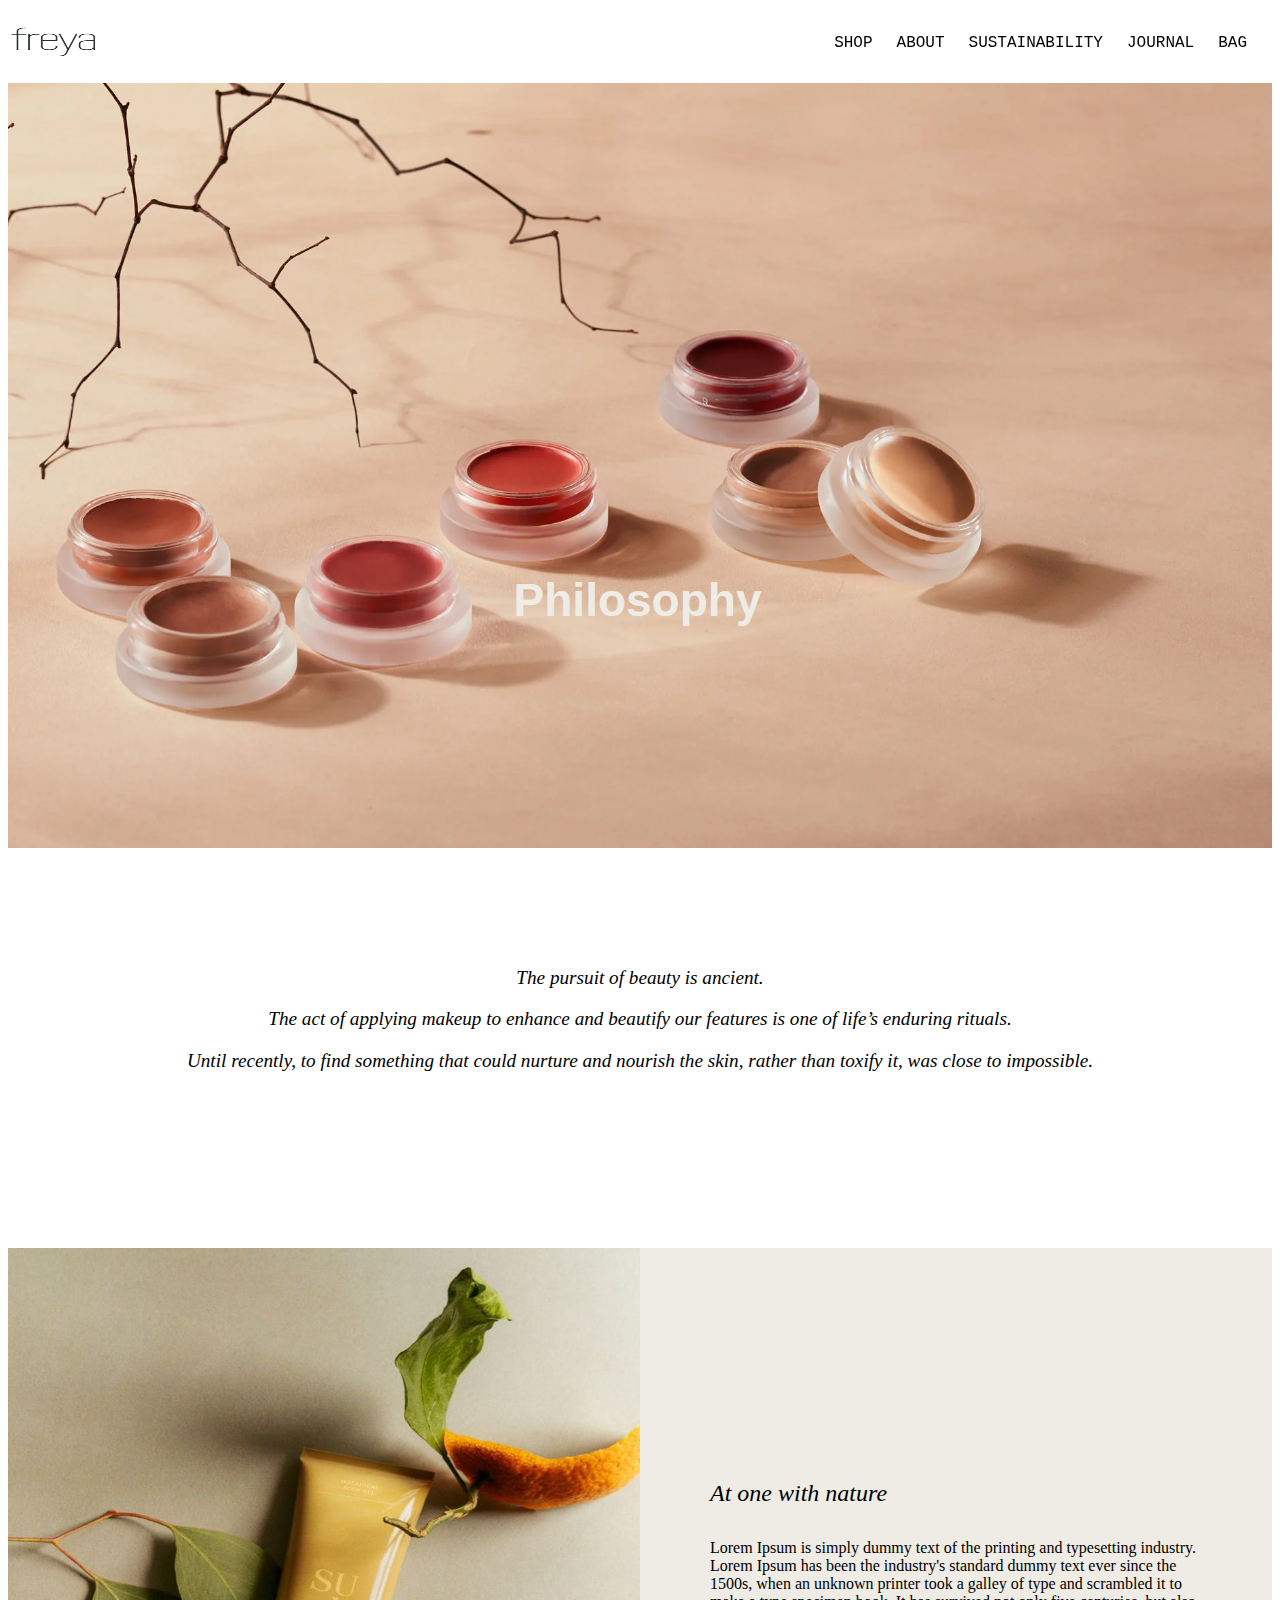
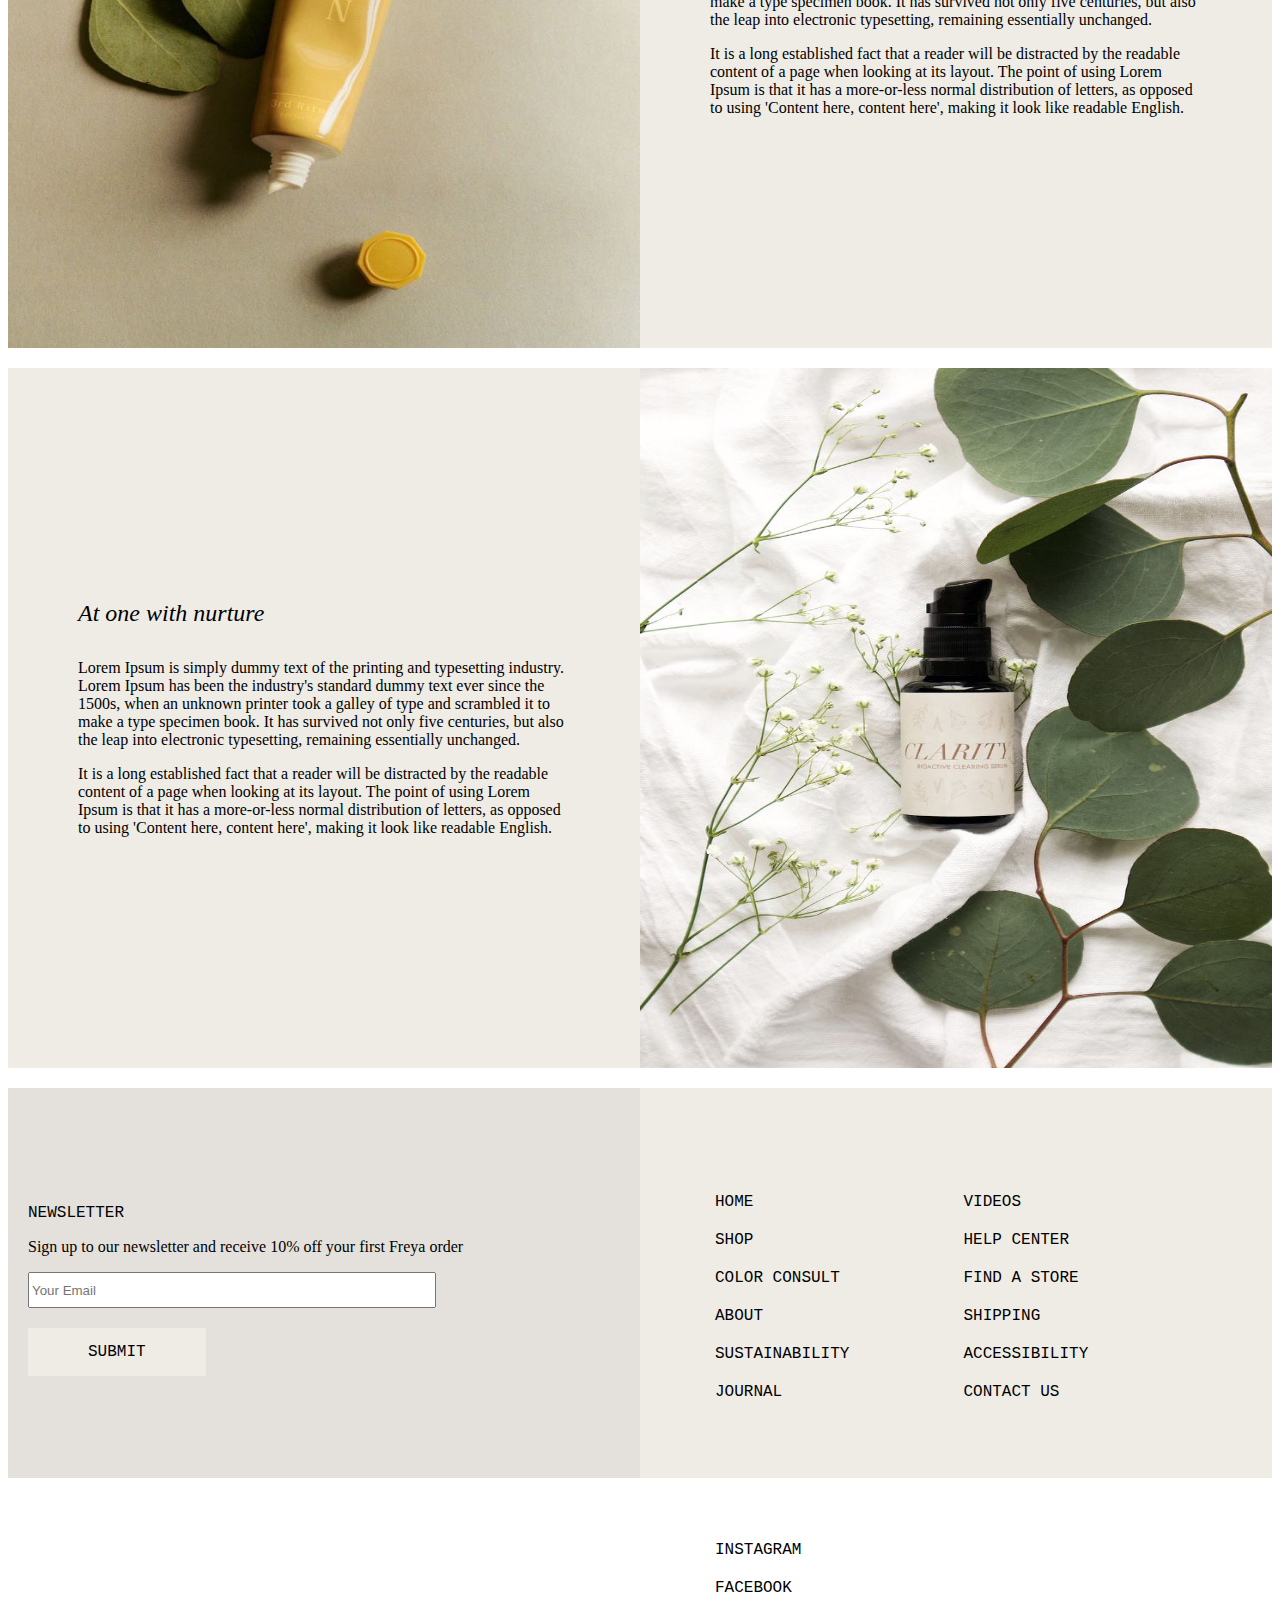
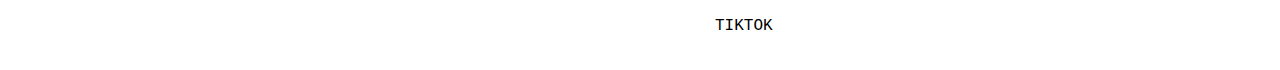
<file: about.html>
<!DOCTYPE html>
<html lang="en">
<head>
    <meta charset="UTF-8">
    <meta name="viewport" content="width=device-width, initial-scale=1.0">
    <title>Document</title>
    <link rel="stylesheet" href="scss/about/style_about.css">
    <link rel="stylesheet" href="scss/footer/style_footer.css">
    <link rel="stylesheet" href="scss/nav/style_nav.css">
</head>
<body>
    <header>
        <nav>
            <a href="index.html"><img src="images/freya.png" alt="freya" class="logo"></a>
            <ul>
                <li><a href="#">SHOP</a></li>
                <li><a href="about.html">ABOUT</a></li>
                <li><a href="#">SUSTAINABILITY</a></li>
                <li><a href="#">JOURNAL</a></li>
                <li><a href="#">BAG</a></li>
            </ul>
        </nav>
    </header>

    <div id="philosophy">
            <h4>Philosophy</h4>
    </div>
    <div id="philosophy-text">
        <p class="text1">The pursuit of beauty is ancient.</p>
        <p class="text2">The act of applying makeup to enhance and beautify our features is one of life’s enduring rituals.</p>
        <p class="text3">Until recently, to find something that could nurture and nourish the skin, rather than toxify it, was close to impossible.</p>
    </div>
    <div id="about-1">
        <img src="images/img26.jpeg" alt="products">
        <div class="about1-text">
            <h4>At one with nature</h4>
            <p>Lorem Ipsum is simply dummy text of the printing and typesetting industry. Lorem Ipsum has been the industry's standard dummy text ever since the 1500s, when an unknown printer took a galley of type and scrambled it to make a type specimen book. It has survived not only five centuries, but also the leap into electronic typesetting, remaining essentially unchanged.</p>
            <p>It is a long established fact that a reader will be distracted by the readable content of a page when looking at its layout. The point of using Lorem Ipsum is that it has a more-or-less normal distribution of letters, as opposed to using 'Content here, content here', making it look like readable English.</p>
        </div>
    </div>
    <div id="about-2">  
        <div class="about2-text">
            <h4>At one with nurture</h4>
            <p>Lorem Ipsum is simply dummy text of the printing and typesetting industry. Lorem Ipsum has been the industry's standard dummy text ever since the 1500s, when an unknown printer took a galley of type and scrambled it to make a type specimen book. It has survived not only five centuries, but also the leap into electronic typesetting, remaining essentially unchanged.</p>
            <p>It is a long established fact that a reader will be distracted by the readable content of a page when looking at its layout. The point of using Lorem Ipsum is that it has a more-or-less normal distribution of letters, as opposed to using 'Content here, content here', making it look like readable English.</p>
        </div>
        <img src="images/img21.jpeg" alt="products">
    </div>
    <footer class="footer">
        <div class="footer-newsletter">
            <div class="footer-newsletter-text">
                <p class="title">NEWSLETTER</p>
                <p>Sign up to our newsletter and receive 10% off your first Freya order</p>
                <div class="email-input">
                    <input type="text" placeholder="Your Email">
                </div>
                <button class="btn-submit" href="#">SUBMIT</button>
                <!-- <ul>
                    LIST OF ALL VEGAN, CRUELTY FREE, ETC
                </ul> -->
            </div>
        </div>
        <div class="footer-contact">
            <div class="col">
                <ul>
                    <li>HOME</li>
                    <li>SHOP</li>
                    <li>COLOR CONSULT</li>
                    <li>ABOUT</li>
                    <li>SUSTAINABILITY</li>
                    <li>JOURNAL</li>
                </ul>
            </div>
            <div class="col">
                <ul>
                    <li>VIDEOS</li>
                    <li>HELP CENTER</li>
                    <li>FIND A STORE</li>
                    <li>SHIPPING</li>
                    <li>ACCESSIBILITY</li>
                    <li>CONTACT US</li>
                </ul>
            </div>
            <div class="col">
                <ul>
                    <li>INSTAGRAM</li>
                    <li>FACEBOOK</li>
                    <li>TIKTOK</li>
                </ul>
            </div>
        </div>
    </footer>
</body>
</html>
</file>
<file: scss/about/style_about.css>
#philosophy {
  background-image: url(/images/img47.webp);
  background-position: center;
  background-size: cover;
  height: 85vh;
  position: relative;
}
#philosophy h4 {
  position: absolute;
  top: 90px;
  margin-top: 400px;
  left: 40%;
  font-size: 46px;
  color: #EFECE6;
  text-decoration: none;
  font-family: "Franklin Gothic Medium", "Arial Narrow", Arial, sans-serif;
}

#philosophy-text {
  height: 300px;
  padding-top: 100px;
  padding-bottom: -30px;
}
#philosophy-text p {
  text-align: center;
  font-style: italic;
  font-size: larger;
}

#about-1 {
  display: flex;
  margin-bottom: 20px;
  max-height: 700px;
}
#about-1 img {
  max-width: 50%;
  float: left;
}
#about-1 .about1-text {
  max-width: 50%;
  padding: 70px;
  padding-top: 200px;
  background-color: #EFECE6;
}
#about-1 .about1-text h4 {
  font-style: italic;
  font-weight: lighter;
  font-size: x-large;
}

#about-2 {
  display: flex;
  margin-bottom: 20px;
  max-height: 700px;
}
#about-2 img {
  max-width: 50%;
}
#about-2 .about2-text {
  max-width: 50%;
  float: left;
  padding: 70px;
  padding-top: 200px;
  background-color: #EFECE6;
}
#about-2 .about2-text h4 {
  font-style: italic;
  font-weight: lighter;
  font-size: x-large;
}/*# sourceMappingURL=style_about.css.map */
</file>
<file: scss/footer/style_footer.css>
.footer-newsletter-text .btn-submit {
  position: relative;
  align-self: center;
  background-color: #EFECE6;
  padding: 15px 60px;
  margin: 0 auto;
  display: block;
  border-width: 0;
  font-family: "Courier New", Courier, monospace;
  font-size: medium;
}

.footer {
  display: flex;
  height: 390px;
}
.footer-newsletter {
  flex: 1;
  background-color: #E4E1DC;
  display: inline-block;
  padding-top: 100px;
}
.footer-newsletter-text {
  margin-left: 20px;
}
.footer-newsletter-text .title {
  font-family: "Courier New", Courier, monospace;
}
.footer-newsletter-text .email-input input {
  width: 400px;
  height: 30px;
  background-color: btn-bg-color;
  text-decoration: none;
}
.footer-newsletter-text .btn-submit {
  margin-left: 0px;
  margin-top: 20px;
}
.footer-newsletter-text .btn-submit:hover {
  background-color: black;
  color: whitesmoke;
  transition: 1s;
}
.footer-contact {
  flex: 1;
  background-color: #EFECE6;
}
.footer-contact .col {
  display: inline-block;
  margin: 15px;
  padding-top: 70px;
}
.footer-contact .col ul li {
  font-family: "Courier New", Courier, monospace;
  list-style-type: none;
  margin: 20px;
}/*# sourceMappingURL=style_footer.css.map */
</file>
<file: scss/nav/style_nav.css>
header {
  background-color: white;
}
header nav {
  position: sticky;
  top: 0;
  display: flex;
  justify-content: space-between;
  flex-wrap: wrap;
  align-items: center;
  margin-left: 15px;
  margin-right: 15px;
  margin-top: 5px;
  margin-bottom: 5px;
}
header nav img {
  width: 150px;
  height: 60px;
  margin-left: -40px;
}
header nav ul li {
  margin: 10px;
  display: inline-block;
  font-family: "Courier New", Courier, monospace;
  position: relative;
}
header nav ul li a {
  text-decoration: none;
  color: black;
}
header nav ul li a::after {
  content: "";
  left: 0;
  bottom: -5px;
  width: 0;
  height: 1px;
  transition: transform 0.7s ease-in-out;
  background: black;
  position: absolute;
  transform: scaleX(0);
}
header nav ul li a:hover::after {
  width: 100%;
  transform: scaleX(1);
}/*# sourceMappingURL=style_nav.css.map */
</file>
